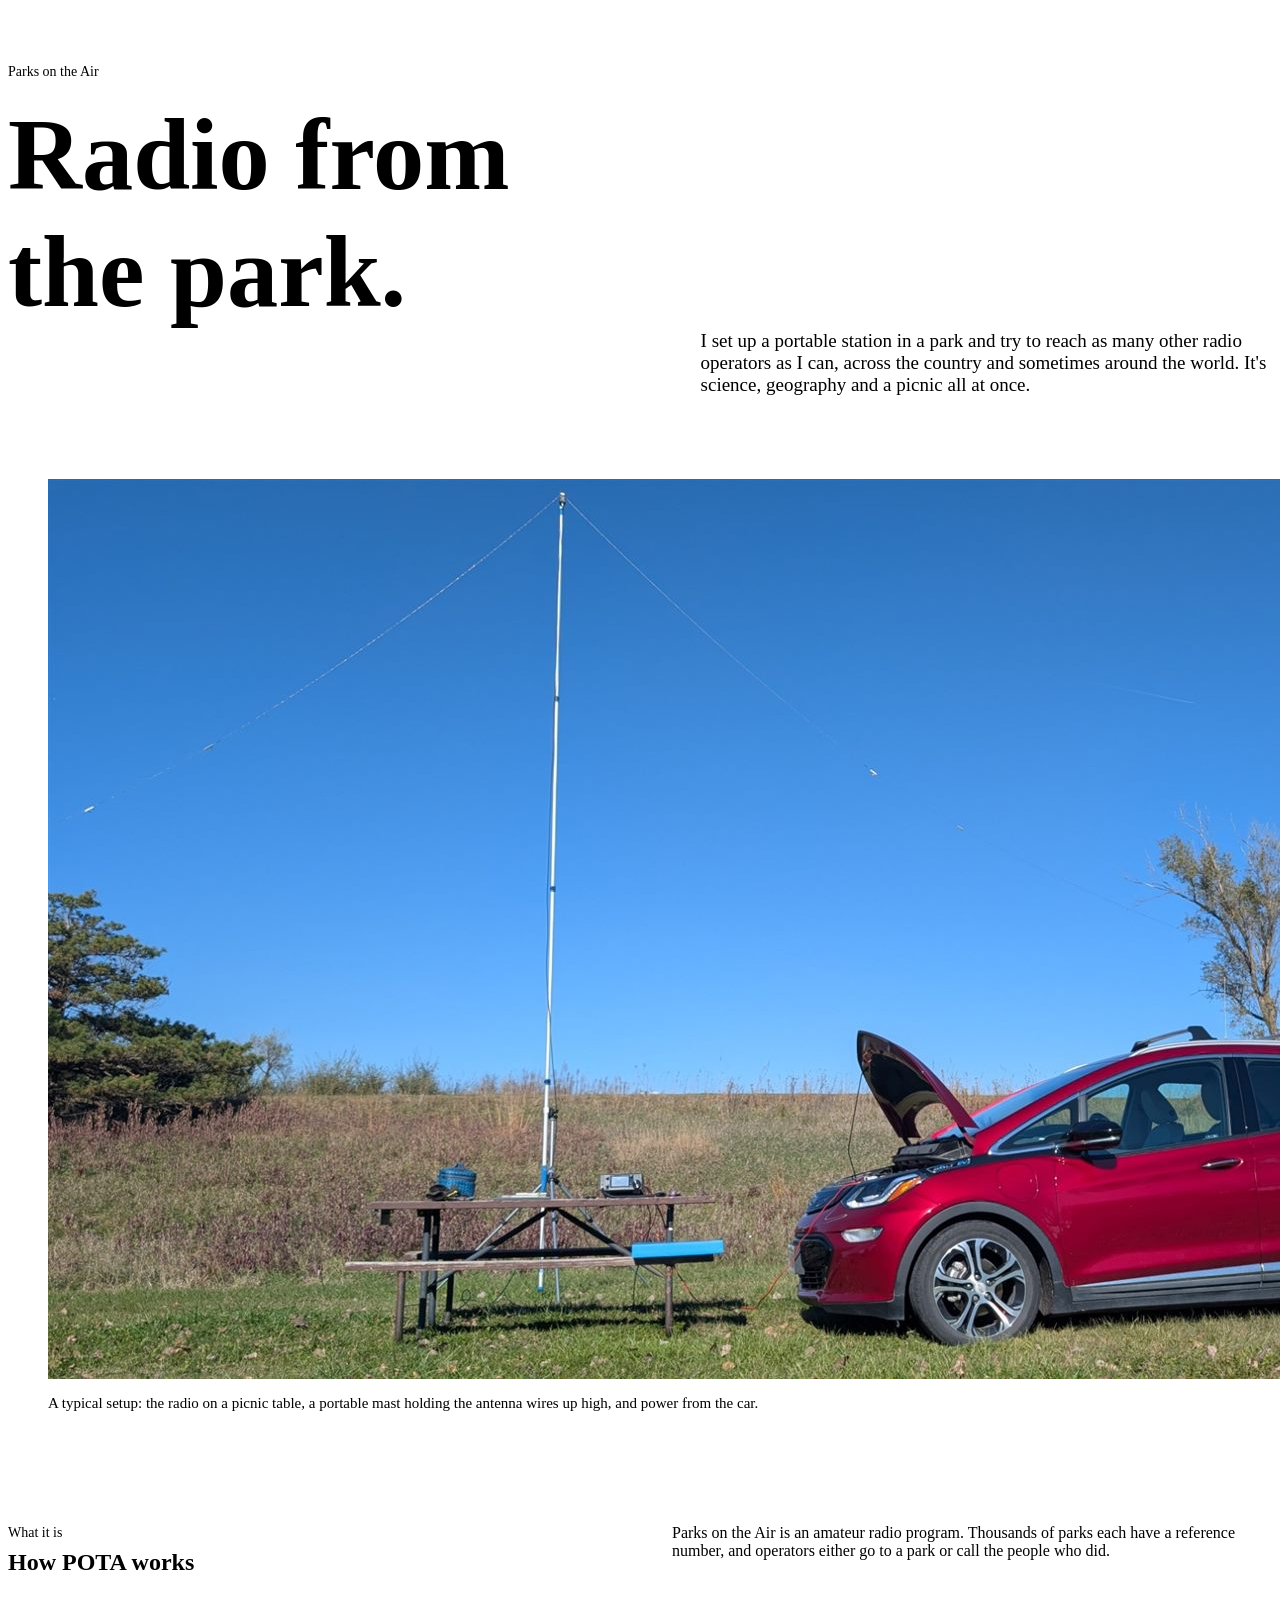
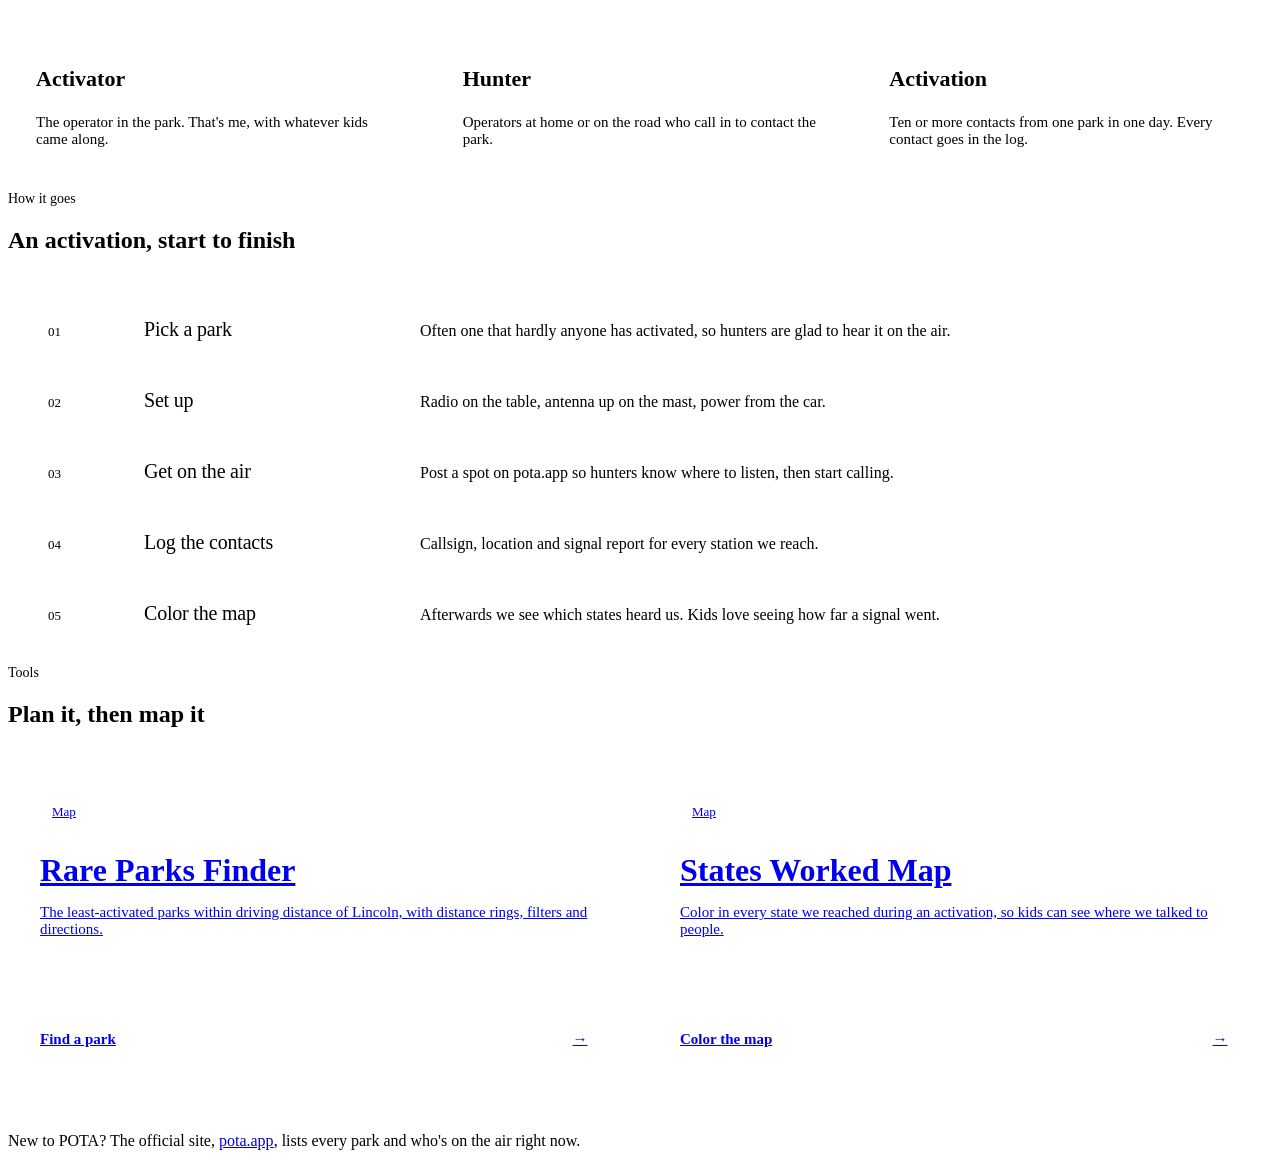
<file: index.html>
<!doctype html>
<html lang="en">
<head>
  <meta charset="utf-8">
  <meta name="viewport" content="width=device-width, initial-scale=1">
  <title>K1KFX · Parks on the Air</title>
  <meta name="description" content="K1KFX Parks on the Air: portable amateur radio from parks around Lincoln, Nebraska, a rare parks finder, and a map of the states we reach.">
  <link rel="stylesheet" href="https://k1kfx.com/kit/k1kfx.css">
  <script src="https://k1kfx.com/kit/k1kfx.js" defer></script>
  <style>
    .hero { padding: 56px 0 48px; display: grid; gap: 24px 64px; grid-template-columns: 1fr; align-items: end; }
    @media (min-width: 860px) { .hero { grid-template-columns: 1.1fr 1fr; } }
    .hero h1 { font-size: clamp(48px, 8vw, 104px); margin-top: 16px; }
    .hero h1 .k-serif { color: var(--accent-text); white-space: nowrap; }
    .hero p { color: var(--muted); font-size: 19px; }
    .kicker { font-size: 14px; }

    figure.setup { margin-bottom: 96px; }
    figure.setup .k-photo { aspect-ratio: 16 / 9; }
    figure.setup figcaption { margin-top: 12px; color: var(--muted); font-size: 15px; }

    .head { display: grid; gap: 12px 64px; grid-template-columns: 1fr; margin-bottom: 40px; }
    @media (min-width: 860px) { .head.two { grid-template-columns: 1fr 1fr; align-items: end; } }
    .head h2 { margin: 8px 0 0; }
    .head p { color: var(--muted); }

    .terms { display: grid; gap: 16px; grid-template-columns: repeat(auto-fit, minmax(240px, 1fr)); }
    .terms .k-card { padding: 28px; }
    .terms h3 { font-size: 22px; }
    .terms p { color: var(--muted); font-size: 15px; }

    ol.steps { list-style: none; counter-reset: step; display: grid; gap: 0; border-top: 1px solid var(--line); }
    ol.steps li {
      counter-increment: step;
      display: grid; grid-template-columns: 56px 1fr; gap: 4px 16px;
      padding: 24px 0; border-bottom: 1px solid var(--line);
    }
    @media (min-width: 860px) { ol.steps li { grid-template-columns: 80px 260px 1fr; align-items: baseline; } }
    ol.steps li::before { content: "0" counter(step); font-family: var(--font-mono); font-size: 13px; color: var(--accent-text); grid-row: span 2; }
    @media (min-width: 860px) { ol.steps li::before { grid-row: auto; } }
    ol.steps b { font-family: var(--font-display); font-weight: normal; font-size: 20px; letter-spacing: -0.01em; }
    ol.steps span { color: var(--muted); }

    .tools { display: grid; gap: 16px; grid-template-columns: repeat(auto-fit, minmax(280px, 1fr)); }
    .tool { display: grid; grid-template-rows: auto 1fr auto; gap: 28px; padding: 32px; min-height: 260px; }
    .tool h3 { font-size: clamp(26px, 2.6vw, 32px); margin: 0 0 10px; }
    .tool p { color: var(--muted); font-size: 15px; }
    .tool .go { display: flex; justify-content: space-between; align-items: center; font-weight: 600; font-size: 15px; }
    .tool .go i {
      font-style: normal; width: 40px; height: 40px; border-radius: 50%;
      display: grid; place-items: center; background: var(--ink); color: var(--bg);
      transition: background .15s, transform .15s;
    }
    a.tool:hover .go i { background: var(--accent); color: var(--accent-ink); transform: rotate(-45deg); }
    .tool.soon { background: transparent; border: 1px dashed var(--line); }
    .pill { justify-self: start; display: inline-block; border: 1px solid var(--line); border-radius: 999px; padding: 4px 12px; font-size: 13px; color: var(--muted); }

    .more { margin-top: 40px; color: var(--muted); }
  </style>
</head>
<body>
  <header data-k1kfx-nav data-current="pota"></header>

  <div class="k-wrap">
    <section class="hero">
      <div>
        <div class="k-tag kicker"><span class="dot"></span>Parks on the Air</div>
        <h1 class="k-display">Radio from <span class="k-serif">the park.</span></h1>
      </div>
      <p>I set up a portable station in a park and try to reach as many other radio operators as I can, across the country and sometimes around the world. It's science, geography and a picnic all at once.</p>
    </section>

    <figure class="setup">
      <div class="k-photo"><img src="img/pota-setup.jpg" width="1600" height="900" alt="A red car parked beside a picnic table with a radio and a tall portable antenna mast in a park"></div>
      <figcaption>A typical setup: the radio on a picnic table, a portable mast holding the antenna wires up high, and power from the car.</figcaption>
    </figure>

    <section class="k-section" aria-labelledby="what">
      <div class="head two">
        <div>
          <div class="k-tag kicker"><span class="dot"></span>What it is</div>
          <h2 id="what">How POTA works</h2>
        </div>
        <p>Parks on the Air is an amateur radio program. Thousands of parks each have a reference number, and operators either go to a park or call the people who did.</p>
      </div>
      <div class="terms">
        <div class="k-card">
          <h3>Activator</h3>
          <p>The operator in the park. That's me, with whatever kids came along.</p>
        </div>
        <div class="k-card">
          <h3>Hunter</h3>
          <p>Operators at home or on the road who call in to contact the park.</p>
        </div>
        <div class="k-card">
          <h3>Activation</h3>
          <p>Ten or more contacts from one park in one day. Every contact goes in the log.</p>
        </div>
      </div>
    </section>

    <section class="k-section" aria-labelledby="day">
      <div class="head">
        <div class="k-tag kicker"><span class="dot"></span>How it goes</div>
        <h2 id="day">An activation, start to finish</h2>
      </div>
      <ol class="steps">
        <li><b>Pick a park</b><span>Often one that hardly anyone has activated, so hunters are glad to hear it on the air.</span></li>
        <li><b>Set up</b><span>Radio on the table, antenna up on the mast, power from the car.</span></li>
        <li><b>Get on the air</b><span>Post a spot on pota.app so hunters know where to listen, then start calling.</span></li>
        <li><b>Log the contacts</b><span>Callsign, location and signal report for every station we reach.</span></li>
        <li><b>Color the map</b><span>Afterwards we see which states heard us. Kids love seeing how far a signal went.</span></li>
      </ol>
    </section>

    <section class="k-section" aria-labelledby="tools">
      <div class="head">
        <div class="k-tag kicker"><span class="dot"></span>Tools</div>
        <h2 id="tools">Plan it, then map it</h2>
      </div>
      <div class="tools">
        <a class="k-card tool" href="parks/">
          <span class="pill">Map</span>
          <div>
            <h3>Rare Parks Finder</h3>
            <p>The least-activated parks within driving distance of Lincoln, with distance rings, filters and directions.</p>
          </div>
          <span class="go">Find a park <i>→</i></span>
        </a>
        <a class="k-card tool" href="map/">
          <span class="pill">Map</span>
          <div>
            <h3>States Worked Map</h3>
            <p>Color in every state we reached during an activation, so kids can see where we talked to people.</p>
          </div>
          <span class="go">Color the map <i>→</i></span>
        </a>
      </div>
      <p class="more">New to POTA? The official site, <a href="https://pota.app">pota.app</a>, lists every park and who's on the air right now.</p>
    </section>
  </div>

  <footer data-k1kfx-footer></footer>
</body>
</html>
</file>
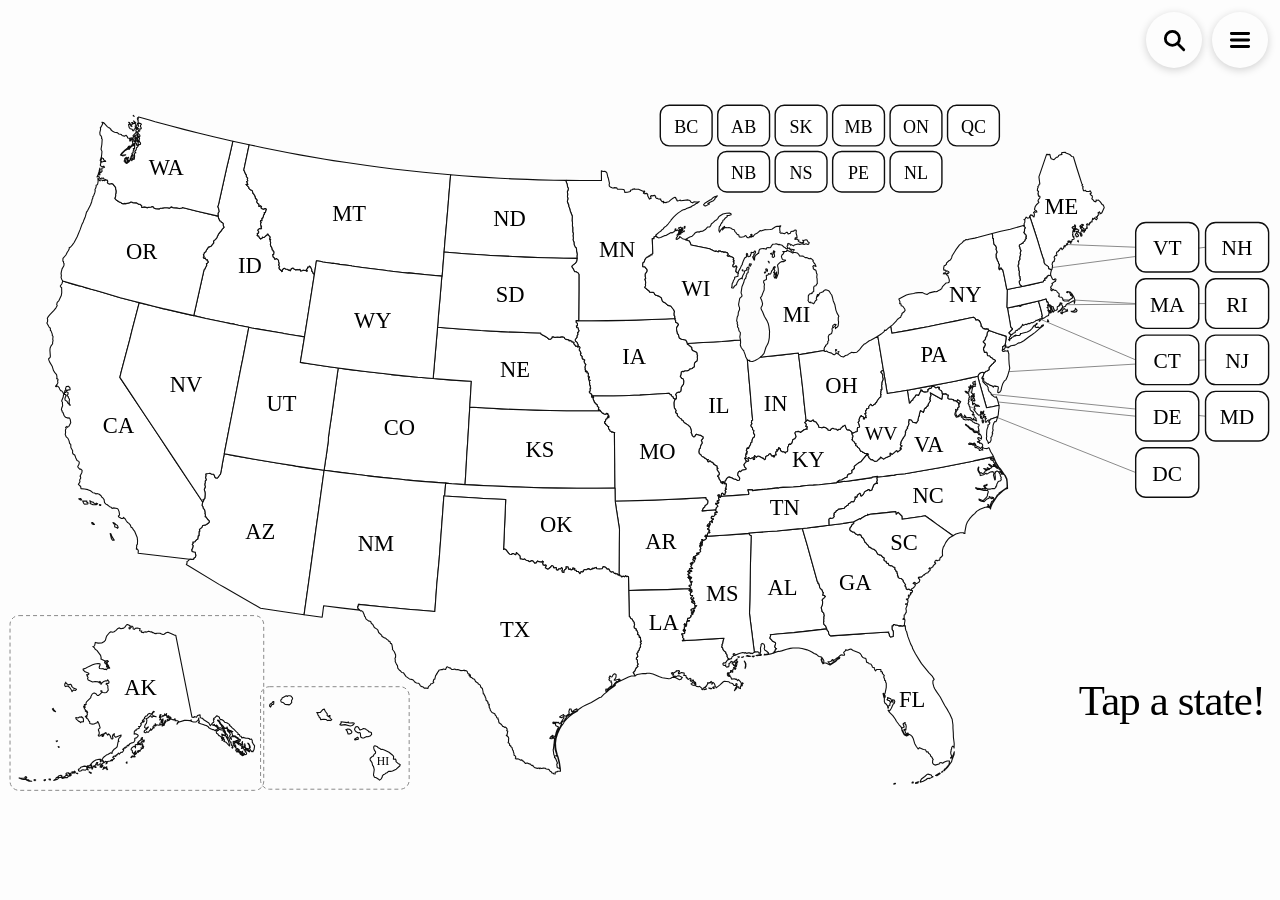
<file: map/index.html>
<!doctype html>
<html lang="en" data-theme="light">
<head>
<meta charset="utf-8">
<meta name="viewport" content="width=device-width, initial-scale=1, viewport-fit=cover, interactive-widget=overlays-content">
<title>States Worked Map</title>
<meta name="description" content="Tap each state we reach during a Parks on the Air activation and watch the map fill in.">
<meta name="theme-color" content="#fdfdfd">
<link rel="manifest" href="manifest.webmanifest">
<link rel="icon" href="icon.svg" type="image/svg+xml">
<link rel="apple-touch-icon" href="icon-192.png">
<link rel="stylesheet" href="https://k1kfx.com/kit/k1kfx.css">
<link rel="stylesheet" href="css/style.css">
</head>
<body>
<main>
  <svg id="map" viewBox="-16 0 1122 620" preserveAspectRatio="xMidYMid meet" role="group" aria-label="Map of the United States. Tap a state to color it in.">
    <g id="frames"></g>
    <g id="leaders"></g>
    <g id="states"></g>
    <g id="boxes"></g>
    <g id="labels"></g>
    <path id="foundRing" class="found-ring" d=""/>
    <path id="focusRing" class="focus-ring" d=""/>
    <g id="count" aria-live="polite">
      <text id="countNum" x="1100" y="500" text-anchor="end"></text>
      <text id="countWord" x="1100" y="545" text-anchor="end"></text>
    </g>
    <g id="pastToggle" class="past-toggle" role="switch" aria-checked="false" aria-label="History: show states from earlier maps in grey" tabindex="0" hidden>
      <title>History: show states from earlier maps in grey</title>
      <rect class="pill" x="912" y="562" width="188" height="50" rx="25"/>
      <text x="1018" y="588">History</text>
      <rect class="track" x="1028" y="573" width="60" height="28" rx="14"/>
      <circle class="knob" cx="1042" cy="587" r="9"/>
    </g>
  </svg>
</main>

<div class="corner">
  <button type="button" id="findBtn" class="round" aria-label="Find a state">
    <svg viewBox="0 0 24 24" aria-hidden="true"><circle cx="10.5" cy="10.5" r="6.5"/><path d="M15.5 15.5 21 21"/></svg>
  </button>
  <button type="button" id="menuBtn" class="round" aria-label="Menu">
    <svg viewBox="0 0 24 24" aria-hidden="true"><path d="M4 6h16M4 12h16M4 18h16"/></svg>
  </button>
</div>

<div id="find" class="find" hidden>
  <div class="find-row">
    <input id="findInput" type="text" placeholder="Find a state or province" autocomplete="off" autocapitalize="off" spellcheck="false" enterkeyhint="search" aria-label="Find a state">
    <button type="button" id="findClose" class="plain">Close</button>
  </div>
  <div id="findResults" class="find-results"></div>
</div>

<div id="ring" class="ring" hidden><svg viewBox="0 0 100 100" aria-hidden="true"><circle cx="50" cy="50" r="44"/></svg></div>
<div id="toast" class="toast" role="status" hidden></div>
<div id="reward" class="reward" aria-live="assertive" hidden><b id="rewardBig"></b><span id="rewardSmall"></span></div>

<dialog id="menu" class="sheet">
  <h2>Menu</h2>
  <button type="button" data-act="fresh">Start fresh</button>
  <button type="button" data-act="save">Save to file</button>
  <button type="button" data-act="load">Load file</button>
  <button type="button" data-act="full" id="fullBtn">Full screen</button>
  <button type="button" data-act="clear">Clear history</button>
  <p class="hint">Saved in this browser only. Use <b>Save to file</b> to keep a copy.</p>
  <button type="button" data-act="close" class="plain">Close</button>
</dialog>

<dialog id="ask" class="sheet ask">
  <h2 id="askTitle"></h2>
  <p id="askText"></p>
  <div class="ask-buttons">
    <button type="button" id="askNo" class="plain">Keep</button>
    <button type="button" id="askYes" class="danger">Remove</button>
  </div>
</dialog>

<input type="file" id="fileInput" accept=".json,application/json" hidden>

<script src="js/app.js"></script>
</body>
</html>
</file>
<file: map/css/style.css>
/* States Worked Map. Uses the K1KFX kit for fonts and base colors. */
:root {
  --sea: #fdfdfd;          /* around the map: almost white */
  --land: #ffffff;         /* a state not reached yet */
  --border: #0e0e0e;
  --today: #22c55e;        /* states reached today (black text stays readable on it) */
  --past: #e8e9eb;         /* states reached on an earlier map ("History" switch on); light for e-ink */
  --focus: #0b57d0;        /* keyboard focus outline */
  --find: #ffd400;         /* "Find a state" flash */
  --leader: #8a8a8a;
}

[hidden] { display: none !important; }
html, body { height: 100%; overflow: hidden; }
body { position: fixed; inset: 0; }   /* nothing for the keyboard to scroll */
body {
  background: var(--sea);
  overscroll-behavior: none;
  -webkit-tap-highlight-color: transparent;
  -webkit-user-select: none;
  user-select: none;
  -webkit-touch-callout: none;
}
main { position: fixed; inset: 0; padding: max(8px, env(safe-area-inset-top)) max(8px, env(safe-area-inset-right)) max(8px, env(safe-area-inset-bottom)) max(8px, env(safe-area-inset-left)); }
#map { width: 100%; height: 100%; display: block; touch-action: none; }

/* ── Map ── */
.state {
  fill: var(--land);
  stroke: var(--border);
  stroke-width: 1.1px;
  vector-effect: non-scaling-stroke;
  stroke-linejoin: round;
  cursor: pointer;
  transition: fill .25s;
}
.state.past, .box.past rect { fill: var(--past); }
.state.on, .box.on rect { fill: var(--today); }
@media (hover: hover) {
  .state:hover:not(.on), .box:hover:not(.on) rect { fill: #f1fbf4; }
  .state.past:hover, .box.past:hover rect { fill: #d3e6d8; }
}
.state, .box, .past-toggle { outline: none; }   /* keyboard focus is drawn below instead */
.frame, .leader { pointer-events: none; }
.frame { fill: none; stroke: var(--leader); stroke-width: 1px; vector-effect: non-scaling-stroke; stroke-dasharray: 4 3; }
.leader { stroke: var(--leader); stroke-width: 1px; vector-effect: non-scaling-stroke; }
.box { cursor: pointer; }
.box rect { fill: var(--land); stroke: var(--border); stroke-width: 1.4px; vector-effect: non-scaling-stroke; transition: fill .25s; }
.label, .box text {
  font-family: var(--font-display);
  fill: var(--ink);
  text-anchor: middle;
  dominant-baseline: central;
  pointer-events: none;
}
.box text { font-size: 19px; }
.box.prov text { font-size: 16px; }   /* Canadian provinces: smaller, rarely used */

/* Find a state: three yellow flashes, then a thick yellow outline until tapped. */
@keyframes flash { 0%, 100% { fill: var(--land); } 50% { fill: var(--find); } }
@keyframes flash-past { 0%, 100% { fill: var(--past); } 50% { fill: var(--find); } }
@keyframes flash-on { 0%, 100% { fill: var(--today); } 50% { fill: var(--find); } }
.state.flash, .box.flash rect { animation: flash .6s ease-in-out 3; }
.state.past.flash, .box.past.flash rect { animation-name: flash-past; }
.state.on.flash, .box.on.flash rect { animation-name: flash-on; }
.found-ring { fill: none; stroke: var(--find); stroke-width: 6px; vector-effect: non-scaling-stroke; stroke-linejoin: round; pointer-events: none; }
.box.found rect { stroke: var(--find); stroke-width: 6px; }
.focus-ring { fill: none; stroke: var(--focus); stroke-width: 4px; vector-effect: non-scaling-stroke; stroke-linejoin: round; pointer-events: none; }
.box:focus-visible rect, .past-toggle:focus-visible .pill { stroke: var(--focus); stroke-width: 4px; }

/* Count */
#count text { font-family: var(--font-display); fill: var(--ink); pointer-events: none; }
#countNum { font-size: 112px; letter-spacing: -0.03em; }
#countWord { font-size: 38px; letter-spacing: -0.02em; }
#count { transform-box: fill-box; transform-origin: 100% 100%; }
#count.bump { animation: bump .45s cubic-bezier(.3, 1.6, .5, 1); }
@keyframes bump { 0% { transform: scale(1); } 40% { transform: scale(1.14); } 100% { transform: scale(1); } }

/* "History" switch, under the count */
.past-toggle { cursor: pointer; }
.past-toggle .pill { fill: var(--land); stroke: var(--border); stroke-width: 1.4px; vector-effect: non-scaling-stroke; }
.past-toggle text { font-family: var(--font-display); font-size: 20px; fill: var(--ink); text-anchor: end; dominant-baseline: central; pointer-events: none; }
.past-toggle .track { fill: var(--land); stroke: var(--border); stroke-width: 1.4px; vector-effect: non-scaling-stroke; transition: fill .15s; }
.past-toggle .knob { fill: var(--leader); transition: transform .15s, fill .15s; }
.past-toggle[aria-checked="true"] .track { fill: var(--past); }
.past-toggle[aria-checked="true"] .knob { fill: var(--ink); transform: translateX(32px); }
.past-toggle:active .pill { fill: #f1f1f1; }

/* ── Corner buttons ── */
.corner { position: fixed; top: max(12px, env(safe-area-inset-top)); right: max(12px, env(safe-area-inset-right)); display: flex; gap: 10px; z-index: 5; }
.round {
  width: 56px; height: 56px; border-radius: 50%; border: 0;
  background: var(--ink); color: var(--bg);
  display: grid; place-items: center; cursor: pointer;
  box-shadow: 0 2px 8px rgba(0, 0, 0, .18);
}
.round svg { width: 26px; height: 26px; fill: none; stroke: currentColor; stroke-width: 2.6; stroke-linecap: round; }
.round:active { transform: scale(.94); }

button { font: inherit; }
.plain {
  background: transparent; border: 2px solid var(--ink); color: var(--ink);
  border-radius: 999px; padding: 10px 22px; font-weight: 600; cursor: pointer;
}

/* ── Find a state ── */
.find {
  position: fixed; top: max(12px, env(safe-area-inset-top)); left: 50%; transform: translateX(-50%);
  width: min(640px, calc(100% - 32px)); z-index: 6;
  background: var(--bg); border-radius: var(--radius); padding: 14px;
  box-shadow: 0 8px 28px rgba(0, 0, 0, .22);
}
.find-row { display: flex; gap: 10px; }
.find input {
  flex: 1; min-width: 0; font: 600 22px/1.2 var(--font-body); color: var(--ink);
  border: 2px solid var(--ink); border-radius: 12px; padding: 12px 14px; background: var(--bg);
  -webkit-user-select: text; user-select: text;
}
.find-results { display: flex; flex-wrap: wrap; gap: 10px; }
.find-results:not(:empty) { margin-top: 12px; }
.find-results button {
  font: 22px/1.1 var(--font-display); letter-spacing: -0.01em;
  background: var(--card); color: var(--ink); border: 2px solid var(--ink);
  border-radius: 12px; padding: 14px 18px; min-height: 56px; cursor: pointer;
}
.find-results button small { font: 600 14px var(--font-mono); color: var(--muted); margin-left: 8px; }
.find-results .none { color: var(--muted); font-size: 17px; padding: 4px 2px; }

/* ── Long-press ring ── */
.ring { position: fixed; width: 96px; height: 96px; margin: -48px 0 0 -48px; pointer-events: none; z-index: 7; }
.ring svg { width: 100%; height: 100%; transform: rotate(-90deg); }
.ring circle { fill: rgba(255, 255, 255, .35); stroke: var(--ink); stroke-width: 9; stroke-dasharray: 277; stroke-dashoffset: 277; }
.ring.go circle { animation: ring var(--hold, 550ms) linear forwards; }
@keyframes ring { to { stroke-dashoffset: 0; } }

/* ── Toast and reward ── */
.toast {
  position: fixed; left: 50%; bottom: max(20px, env(safe-area-inset-bottom)); transform: translateX(-50%);
  background: var(--ink); color: var(--bg); font-weight: 600; font-size: 19px;
  padding: 12px 22px; border-radius: 999px; z-index: 8; pointer-events: none; white-space: nowrap;
}
.reward {
  position: fixed; left: 50%; top: 50%; transform: translate(-50%, -50%);
  display: grid; justify-items: center; gap: 4px; text-align: center;
  background: var(--today); color: var(--ink); border: 4px solid var(--ink);
  border-radius: 28px; padding: 28px 48px; z-index: 8; pointer-events: none;
  box-shadow: 0 14px 40px rgba(0, 0, 0, .25);
}
.reward b { font: clamp(48px, 9vw, 104px)/0.95 var(--font-display); letter-spacing: -0.03em; }
.reward span { font-weight: 600; font-size: clamp(18px, 2.4vw, 26px); }
.reward.show { animation: pop 3s ease-out forwards; }
@keyframes pop {
  0% { opacity: 0; transform: translate(-50%, -50%) scale(.5); }
  12% { opacity: 1; transform: translate(-50%, -50%) scale(1.08); }
  20% { transform: translate(-50%, -50%) scale(1); }
  85% { opacity: 1; transform: translate(-50%, -50%) scale(1); }
  100% { opacity: 0; transform: translate(-50%, -50%) scale(.96); }
}

/* ── Dialogs ── */
.sheet {
  margin: auto; border: 0; border-radius: 22px; padding: 26px;
  width: min(420px, calc(100% - 32px));
  background: var(--bg); color: var(--ink);
  box-shadow: 0 20px 60px rgba(0, 0, 0, .3);
}
.sheet::backdrop { background: rgba(0, 0, 0, .45); }
.sheet h2 { font-size: 30px; margin: 0 0 12px; }
.sheet > button:not(.plain) {
  display: block; width: 100%; text-align: left;
  background: var(--card); color: var(--ink); border: 0; border-radius: 12px;
  padding: 11px 18px; margin-bottom: 8px; font-weight: 600; font-size: 19px; cursor: pointer;
}
.sheet > button:not(.plain):active { background: var(--card-hover); }
.sheet .hint { color: var(--muted); font-size: 14px; line-height: 1.45; margin: 6px 0 16px; }
.sheet > .plain { width: 100%; }
.ask p { color: var(--muted); font-size: 17px; margin-bottom: 22px; }
.ask-buttons { display: flex; gap: 12px; }
.ask-buttons button { flex: 1; min-height: 56px; font-size: 19px; }
.danger {
  background: var(--accent); color: var(--accent-ink); border: 2px solid var(--accent);
  border-radius: 999px; font-weight: 600; cursor: pointer;
}
</file>
